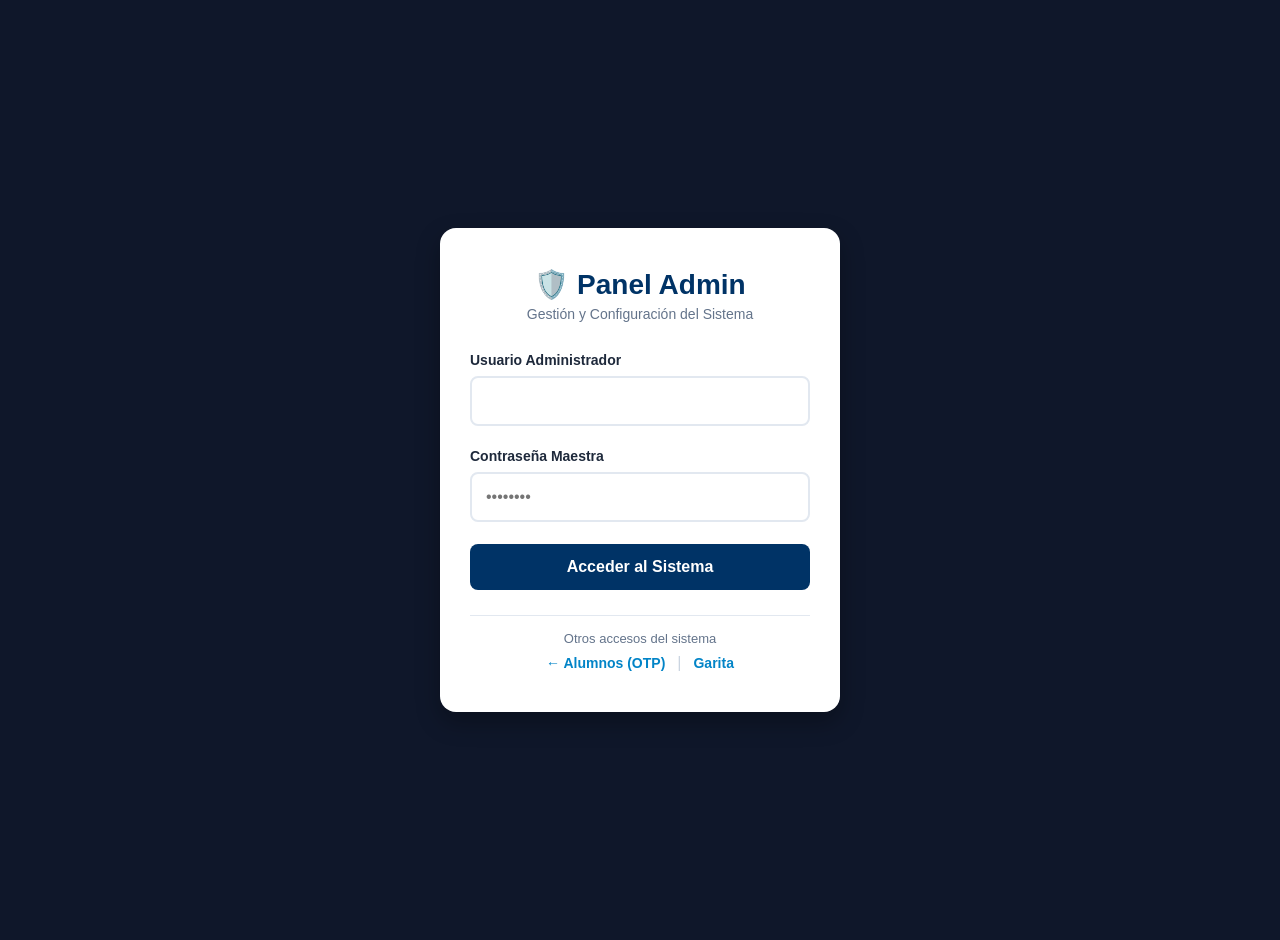
<file: admin.html>
<!DOCTYPE html>
<html lang="es">
<head>
    <meta charset="UTF-8">
    <meta name="viewport" content="width=device-width, initial-scale=1.0">
    <title>Panel Administrador - ParkingU</title>
    <link rel="stylesheet" href="css/admin.css">
</head>
<body>
    <header class="top-nav">
        <div class="logo">ParkingU <span class="badge-role">ADMIN</span></div>
        <div class="user-profile">
            <span class="avatar" id="avatarAdmin">AD</span>
            <span class="user-name" id="adminNameLabel">Administrador</span>
            <button id="btnCerrarSesion" class="btn-logout">Salir</button>
        </div>
    </header>

    <div class="layout-container">
        <aside class="sidebar">
            <div class="sidebar-group">GESTIÓN</div>
            <nav>
                <a href="#seccion-dashboard" class="nav-item active" data-tab="seccion-dashboard">Dashboard (Aforo)</a>
                <a href="#seccion-padron" class="nav-item" data-tab="seccion-padron">Padrón CSV</a>
                <a href="#seccion-garitas" class="nav-item" data-tab="seccion-garitas">Cuentas Garita</a>
            </nav>
        </aside>

        <main class="main-content">
            <h1 class="welcome-title" id="tituloVistaAdmin">Panel General de Aforo y Capacidad</h1>

            <!-- SECCIÓN 1: DASHBOARD DE AFORO POR CANTIDAD -->
            <section id="seccion-dashboard" class="admin-section">
                <div class="cards-grid">
                    <div class="card">
                        <span class="card-label">Aforo Mensual Configurado</span>
                        <div class="card-metric" id="kpiCapacidadMensual">--</div>
                        <span class="card-badge badge-blue" id="kpiMesVigente">Mes vigente</span>
                    </div>
                    <div class="card">
                        <span class="card-label">Ocupados en Planta</span>
                        <div class="card-metric" id="kpiOcupados">--</div>
                        <span class="card-badge badge-red">Vehículos dentro</span>
                    </div>
                    <div class="card">
                        <span class="card-label">Reservas Esperadas Hoy</span>
                        <div class="card-metric" id="kpiReservasHoy">--</div>
                        <span class="card-badge badge-amber">Pendientes de ingreso</span>
                    </div>
                    <div class="card">
                        <span class="card-label">Bloqueados por Garita Hoy</span>
                        <div class="card-metric" id="kpiBloqueadosHoy">--</div>
                        <span class="card-badge badge-gray" id="kpiMotivoBloqueo">Sin bloqueos</span>
                    </div>
                    <div class="card">
                        <span class="card-label">Disponibles Reales Hoy</span>
                        <div class="card-metric" id="kpiDisponiblesHoy">--</div>
                        <span class="card-badge badge-green">Cupos libres</span>
                    </div>
                    <div class="card">
                        <span class="card-label">Estudiantes Aptos</span>
                        <div class="card-metric" id="kpiEstudiantesAptos">--</div>
                        <span class="card-badge badge-blue">Padrón activo</span>
                    </div>
                </div>

                <!-- GRÁFICO VISUAL DE AFORO POR CANTIDAD -->
                <div class="section-card">
                    <div class="section-header-row">
                        <div>
                            <h2 class="section-title">Distribución del Aforo del Día</h2>
                            <p class="section-desc" id="subtituloAforoFecha">Proporción de ocupación y reservas respecto al límite mensual.</p>
                        </div>
                        <div class="aforo-porcentaje-pill" id="pillPorcentajeUso">0% comprometido</div>
                    </div>

                    <div class="aforo-bar-container" role="img" aria-label="Gráfico de distribución de aforo diario">
                        <div class="aforo-segment seg-ocupados" id="barOcupados" style="width: 0%" title="Ocupados en planta"></div>
                        <div class="aforo-segment seg-reservados" id="barReservados" style="width: 0%" title="Reservas esperadas hoy"></div>
                        <div class="aforo-segment seg-bloqueados" id="barBloqueados" style="width: 0%" title="Bloqueados por Garita"></div>
                        <div class="aforo-segment seg-disponibles" id="barDisponibles" style="width: 100%" title="Disponibles reales"></div>
                    </div>

                    <div class="aforo-legend">
                        <div class="legend-item"><span class="dot seg-ocupados"></span> Ocupados ahora (<strong id="legOcupados">0</strong>)</div>
                        <div class="legend-item"><span class="dot seg-reservados"></span> Reservas esperadas hoy (<strong id="legReservados">0</strong>)</div>
                        <div class="legend-item"><span class="dot seg-bloqueados"></span> Bloqueados Garita (<strong id="legBloqueados">0</strong>)</div>
                        <div class="legend-item"><span class="dot seg-disponibles"></span> Disponibles (<strong id="legDisponibles">0</strong>)</div>
                    </div>
                </div>

                <!-- CONFIGURACIÓN DE AFORO MENSUAL -->
                <div class="section-card">
                    <h2 class="section-title">Configurar Capacidad de Aforo Mensual</h2>
                    <p class="section-desc">Define el número total de espacios habilitados para el mes en curso. Las variaciones diarias por contingencia las gestiona Garita.</p>

                    <div id="alertaAforo" class="alert hidden"></div>

                    <form id="formConfigurarAforo" class="form-grid">
                        <div class="form-group">
                            <label for="inputMesAforo">Mes / Periodo</label>
                            <input type="month" id="inputMesAforo" name="mesAnio" required>
                        </div>
                        <div class="form-group">
                            <label for="inputCapacidadMensual">Capacidad Total de Espacios</label>
                            <input type="number" id="inputCapacidadMensual" name="capacidadMensual" min="1" max="1000" required>
                        </div>
                        <div class="form-group form-action">
                            <button type="submit" id="btnGuardarAforo" class="btn-primary">Actualizar Aforo Mensual</button>
                        </div>
                    </form>
                </div>
            </section>

            <!-- SECCIÓN 2: CARGA MASIVA CSV -->
            <section id="seccion-padron" class="admin-section hidden">
                <div class="section-card">
                    <h2 class="section-title">Carga Masiva de Padrón Estudiantil (.CSV)</h2>
                    <p class="section-desc">Sube el padrón académico del mes para habilitar alumnos activos al día y calcular su prioridad de mérito.</p>

                    <div id="alertaCsv" class="alert hidden"></div>

                    <form id="formCargaCsv" class="form-row">
                        <input type="file" id="inputCsvPadron" name="archivoCsv" accept=".csv" required>
                        <button type="submit" id="btnSubirCsv" class="btn-primary">Procesar Padrón</button>
                    </form>
                </div>

                <div id="resumenCargaCsv" class="cards-grid hidden">
                    <div class="card">
                        <span class="card-label">Total Procesados</span>
                        <div class="card-metric" id="statProcesados">0</div>
                    </div>
                    <div class="card">
                        <span class="card-label">Aptos Habilitados</span>
                        <div class="card-metric" id="statAptos">0</div>
                        <span class="card-badge badge-green">Activos al día</span>
                    </div>
                    <div class="card">
                        <span class="card-label">No Aptos (Deuda/Inactivo)</span>
                        <div class="card-metric" id="statNoAptos">0</div>
                        <span class="card-badge badge-red">Bloqueados</span>
                    </div>
                    <div class="card">
                        <span class="card-label">Quinto Superior (Alta)</span>
                        <div class="card-metric" id="statQuinto">0</div>
                    </div>
                    <div class="card">
                        <span class="card-label">Tercio Superior (Media)</span>
                        <div class="card-metric" id="statTercio">0</div>
                    </div>
                    <div class="card">
                        <span class="card-label">Prioridad Estándar</span>
                        <div class="card-metric" id="statEstandar">0</div>
                    </div>
                </div>
            </section>

            <!-- SECCIÓN 3: GESTIÓN DE CUENTAS DE GARITA -->
            <section id="seccion-garitas" class="admin-section hidden">
                <div class="section-card">
                    <h2 class="section-title">Registrar Nuevo Operador de Garita</h2>
                    <p class="section-desc">Crea credenciales de acceso para el personal de vigilancia en puerta.</p>

                    <div id="alertaGarita" class="alert hidden"></div>

                    <form id="formCrearGarita" class="form-grid" novalidate>
                        <div class="form-group">
                            <label for="garitaNombre">Nombre Completo</label>
                            <input type="text" id="garitaNombre" name="nombreCompleto" autocomplete="off" required>
                        </div>

                        <div class="form-group">
                            <label for="garitaUsername">Usuario</label>
                            <input type="text" id="garitaUsername" name="username" autocomplete="off" required>
                            <small id="hintUsuarioGarita" class="hint-estado">Mínimo 4 caracteres (letras, números o guiones).</small>
                        </div>

                        <div class="form-group form-full">
                            <label for="garitaPassword">Contraseña Segura</label>
                            <div class="password-wrapper">
                                <input type="password" id="garitaPassword" name="password" placeholder="••••••••" autocomplete="new-password" required>
                                <button type="button" id="btnToggleGaritaPass" class="btn-eye" aria-label="Mostrar u ocultar contraseña">👁️</button>
                            </div>

                            <div class="medidor-box">
                                <div class="barra-fuerza-bg"><div id="barraFuerzaGarita" class="barra-fuerza-fill"></div></div>
                                <span id="textoFuerzaGarita" class="texto-fuerza">Nivel de seguridad: Sin ingresar</span>
                            </div>

                            <ul class="checklist-pass">
                                <li id="chkLen" class="invalido">✖ Mínimo 8 caracteres</li>
                                <li id="chkMayus" class="invalido">✖ Al menos 1 letra mayúscula (A-Z)</li>
                                <li id="chkMinus" class="invalido">✖ Al menos 1 letra minúscula (a-z)</li>
                                <li id="chkNum" class="invalido">✖ Al menos 1 número (0-9)</li>
                                <li id="chkSimb" class="invalido">✖ Al menos 1 símbolo especial</li>
                                <li id="chkPersonal" class="invalido">✖ No contiene usuario ni nombre</li>
                            </ul>
                        </div>

                        <div class="form-group form-full">
                            <button type="submit" id="btnCrearGarita" class="btn-primary" disabled>Registrar Operador</button>
                        </div>
                    </form>
                </div>

                <div class="section-card">
                    <h2 class="section-title">Operadores de Garita Activos</h2>
                    <div class="table-wrapper">
                        <table id="tablaOperadoresGarita">
                            <thead>
                                <tr>
                                    <th>ID</th>
                                    <th>Usuario</th>
                                    <th>Nombre Completo</th>
                                    <th>Estado</th>
                                </tr>
                            </thead>
                            <tbody id="tbodyGaritas">
                                <tr><td colspan="4">Cargando operadores...</td></tr>
                            </tbody>
                        </table>
                    </div>
                </div>
            </section>
        </main>
    </div>

    <script src="js/admin.js?v=4"></script>
</body>
</html>
</file>
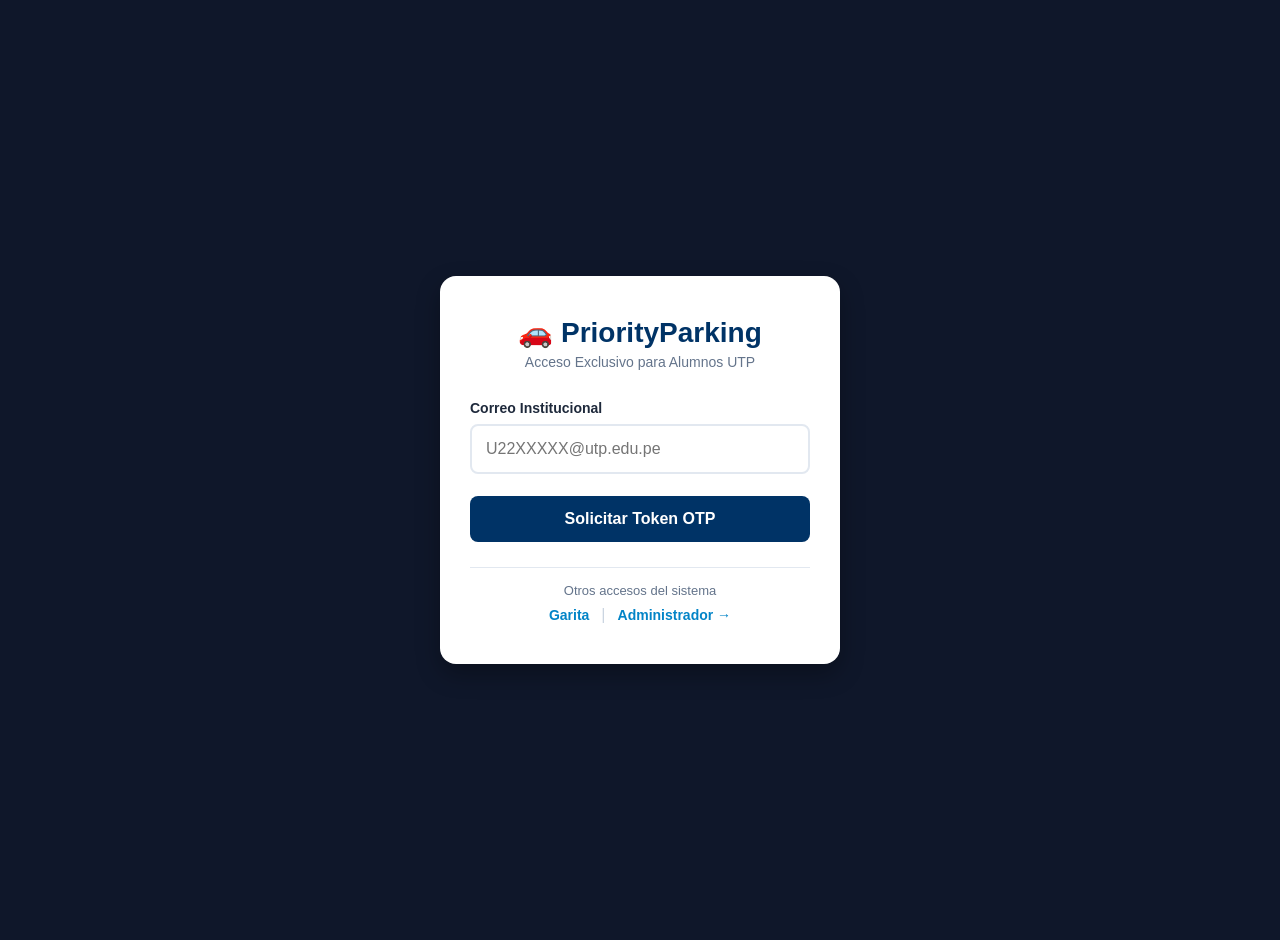
<file: dashboard.html>
﻿<!DOCTYPE html>
<html lang="es">
<head>
    <meta charset="UTF-8">
    <meta name="viewport" content="width=device-width, initial-scale=1.0">
    <title>Dashboard del Estudiante - ParkingU</title>
    <link rel="stylesheet" href="css/dashboard.css?v=2">
</head>
<body>
    <header class="top-nav">
        <div class="logo">ParkingU</div>
        <div class="user-profile">
            <span class="avatar" id="avatarUsuario">ES</span>
            <span class="user-name" id="userNameLabel">Estudiante</span>
            <button id="btnCerrarSesion" type="button" class="btn-logout">Salir</button>
        </div>
    </header>

    <div class="layout-container">
        <aside class="sidebar">
            <nav>
                <a href="dashboard.html" class="nav-item active">Dashboard</a>
                <a href="reserva.html" class="nav-item">Nueva reserva</a>
                <a href="mis-reservas.html" class="nav-item">Mis reservas</a>
                <a href="prioridad.html" class="nav-item">Mi prioridad</a>
                <a href="historial.html" class="nav-item">Historial</a>
            </nav>
        </aside>

        <main class="main-content">
            <h1 class="welcome-title">Hola, <span id="nombreCorto">Estudiante</span></h1>

            <div id="alertaPenalizacion" class="penalty-banner hidden" role="alert">
                <strong>⚠️ Penalización activa en tu cuenta</strong>
                <p id="detallePenalizacion"></p>
            </div>

            <section class="cards-grid">
                <div class="card">
                    <span class="card-label">Nivel de prioridad</span>
                    <div class="card-badge badge-green">Alta</div>
                </div>

                <div class="card">
                    <span class="card-label">Próxima reserva</span>
                    <div class="card-value" id="lblProximaReserva">Sin reservas activas</div>
                    <span class="card-status status-blue" id="lblEstadoReserva">Al día</span>
                </div>

                <div class="card">
                    <span class="card-label">Cupos disponibles hoy</span>
                    <div class="card-metric" id="metricEspacios">--</div>
                </div>
            </section>

            <div class="actions-row">
                <a href="reserva.html" id="btnNuevaReserva" class="btn-primary">Nueva reserva</a>
                <button type="button" class="btn-secondary" id="btnHistorial">Ver historial</button>
            </div>
        </main>
    </div>

    <script src="js/dashboard.js?v=2"></script>
</body>
</html>
</file>
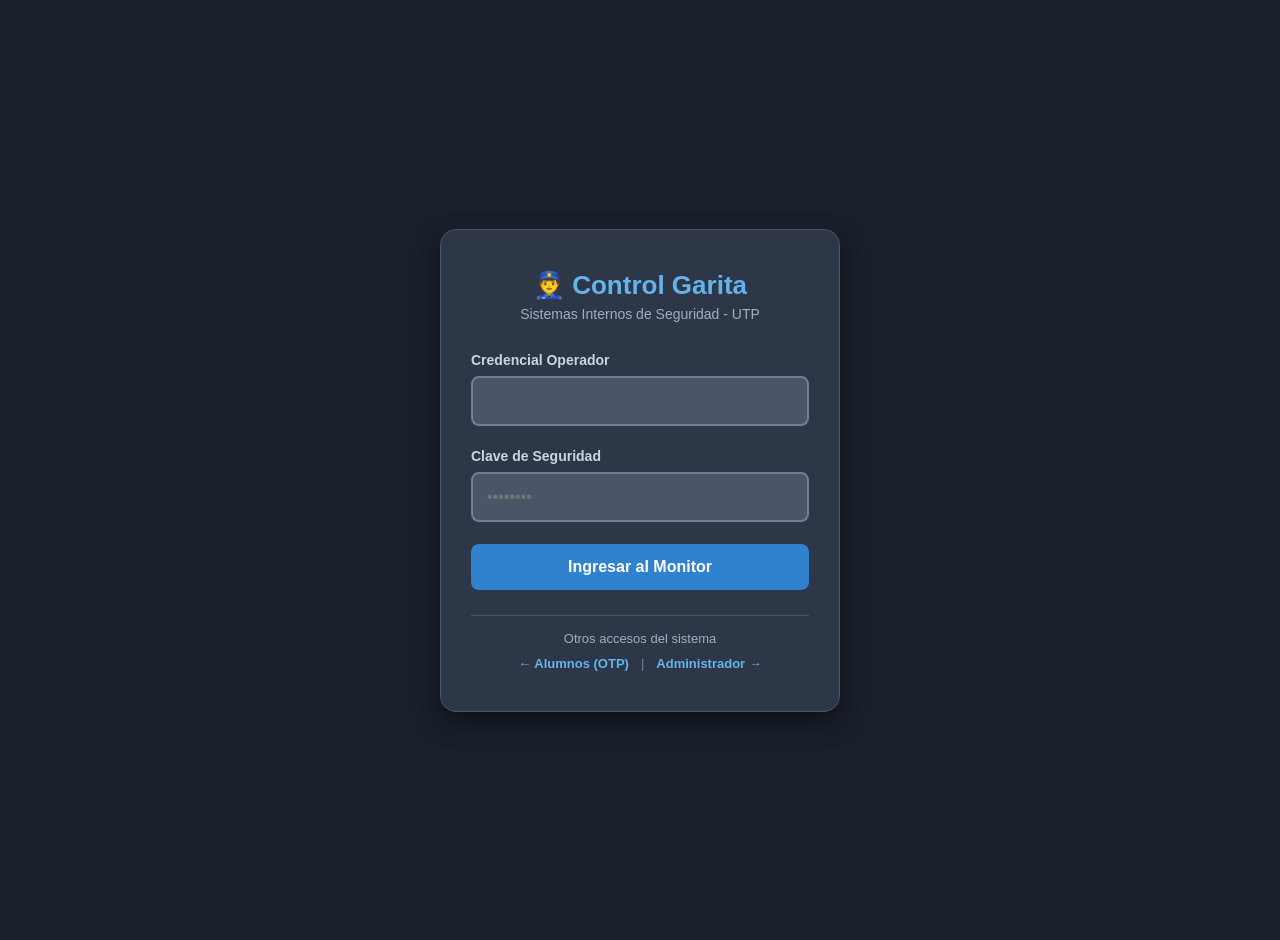
<file: garita.html>
﻿<!DOCTYPE html>
<html lang="es">
<head>
    <meta charset="UTF-8">
    <meta name="viewport" content="width=device-width, initial-scale=1.0">
    <title>Panel de Garita - PriorityParking</title>
    <link rel="stylesheet" href="css/garita.css?v=6">
</head>
<body>
    <div class="container">
        <header class="garita-header">
            <h2>👮 Control de Garita - Sede Lima Centro</h2>
            <div class="header-actions">
                <div class="submenu-container">
                    <button id="btnSubmenuCapacidad" type="button" class="btn-warning btn-sm" aria-expanded="false" aria-controls="menuCapacidadGarita">
                        ⚙️ Ajustar Capacidad <span id="badgeReduccionHeader"></span> ▾
                    </button>
                    <div id="menuCapacidadGarita" class="submenu-dropdown hidden" role="menu">
                        <button id="btnAbrirModalReducir" type="button" class="submenu-item" role="menuitem">
                            ➖ Reducir / Modificar cupos hoy
                        </button>
                        <button id="btnLiberarCuposRapido" type="button" class="submenu-item submenu-item-liberar" role="menuitem">
                            🔓 Liberar cupos bloqueados
                        </button>
                    </div>
                </div>
                <button id="btnCerrarSesion" type="button" class="btn-logout">Cerrar Sesión</button>
            </div>
        </header>

        <div id="globalAlert" class="alert hidden"></div>

        <!-- RESUMEN DE AFORO EN TIEMPO REAL -->
        <section class="kpi-row" aria-label="Indicadores de aforo">
            <div class="kpi-box">
                <span class="kpi-title">Aforo Mensual</span>
                <strong class="kpi-val" id="garitaCapacidad">--</strong>
            </div>
            <div class="kpi-box kpi-red">
                <span class="kpi-title">Ocupados Planta</span>
                <strong class="kpi-val" id="garitaOcupados">--</strong>
            </div>
            <div class="kpi-box kpi-amber">
                <span class="kpi-title">Esperados Hoy</span>
                <strong class="kpi-val" id="garitaEsperados">--</strong>
            </div>
            <div class="kpi-box kpi-gray">
                <span class="kpi-title">Restados por Garita</span>
                <strong class="kpi-val" id="garitaBloqueados">--</strong>
            </div>
            <div class="kpi-box kpi-green">
                <span class="kpi-title">Disponibles Hoy</span>
                <strong class="kpi-val" id="garitaDisponibles">--</strong>
            </div>
        </section>

        <!-- PANEL PRINCIPAL: VALIDACIÓN EN PUERTA -->
        <section class="panel-box panel-principal">
            <h3>🛂 Control de Acceso en Puerta</h3>
            <p class="panel-sub">Escribe el código del alumno (sin @utp.edu.pe), pega el texto del QR o escanea con cámara para validar su ingreso (20 min de tolerancia) o registrar su salida.</p>
            <div class="form-group">
                <label for="codigo_alumno">Código de Alumno (sin @utp.edu.pe) o Lectura QR</label>
                <div class="input-qr-row">
                    <input type="text" id="codigo_alumno" autocomplete="off">
                    <button id="btnToggleCamaraQr" type="button" class="btn-secondary btn-qr">📷 Escanear QR</button>
                </div>
            </div>

            <div id="lectorQrBox" class="lector-qr-box hidden">
                <video id="videoQr" class="video-qr" playsinline muted></video>
                <div class="lector-qr-footer">
                    <span id="estadoCamaraQr" class="estado-camara">Apunta la cámara al código QR de la reserva...</span>
                    <button id="btnDetenerCamaraQr" type="button" class="btn-logout btn-sm">Detener cámara</button>
                </div>
            </div>

            <div class="acciones-puerta">
                <button id="btnRegistrarIngreso" type="button" class="btn-ingreso">
                    ✅ Validar e Ingresar (+1 Ocupado)
                </button>
                <button id="btnRegistrarSalidaRapida" type="button" class="btn-salida-rapida">
                    🚗 Registrar Salida (-1 Ocupado)
                </button>
            </div>
        </section>

        <!-- MONITOR DIARIO DE RESERVAS Y VEHÍCULOS -->
        <section aria-label="Vehículos en planta y reservas de hoy">
            <div class="monitor-header">
                <h3>📋 Vehículos en Planta y Reservas de Hoy</h3>
                <button id="btnRefrescarMonitor" type="button" class="btn-secondary btn-sm">🔄 Refrescar</button>
            </div>
            <div id="monitorLista" class="lista-operativa"></div>
        </section>
    </div>

    <!-- MODAL: REDUCIR / MODIFICAR CAPACIDAD DISPONIBLE -->
    <div id="modalBloqueoDia" class="modal-overlay hidden" role="dialog" aria-modal="true" aria-labelledby="tituloModalBloqueo">
        <div class="modal-box">
            <div class="modal-header">
                <h3 id="tituloModalBloqueo">⚙️ Reducir o Modificar Cupos Hoy</h3>
                <button id="btnCerrarModalBloqueo" type="button" class="btn-close-modal" aria-label="Cerrar">✖</button>
            </div>
            <p class="modal-desc">Indica cuántos cupos se restan del aforo mensual programado desde este momento por algún motivo operativo, o pon 0 para liberarlos.</p>

            <div class="form-group">
                <label for="cupos_bloqueados">Cantidad de cupos a restar del aforo</label>
                <input type="number" id="cupos_bloqueados" min="0" max="500">
            </div>
            <div class="form-group">
                <label for="motivo_bloqueo">Motivo (evento, mantenimiento, etc.)</label>
                <input type="text" id="motivo_bloqueo" autocomplete="off">
            </div>

            <div class="modal-footer">
                <button id="btnCancelarModalBloqueo" type="button" class="btn-secondary">Cancelar</button>
                <button id="btnGuardarBloqueo" type="button" class="btn-warning">Guardar Ajuste</button>
            </div>
        </div>
    </div>

    <script src="js/garita.js?v=6"></script>
</body>
</html>
</file>
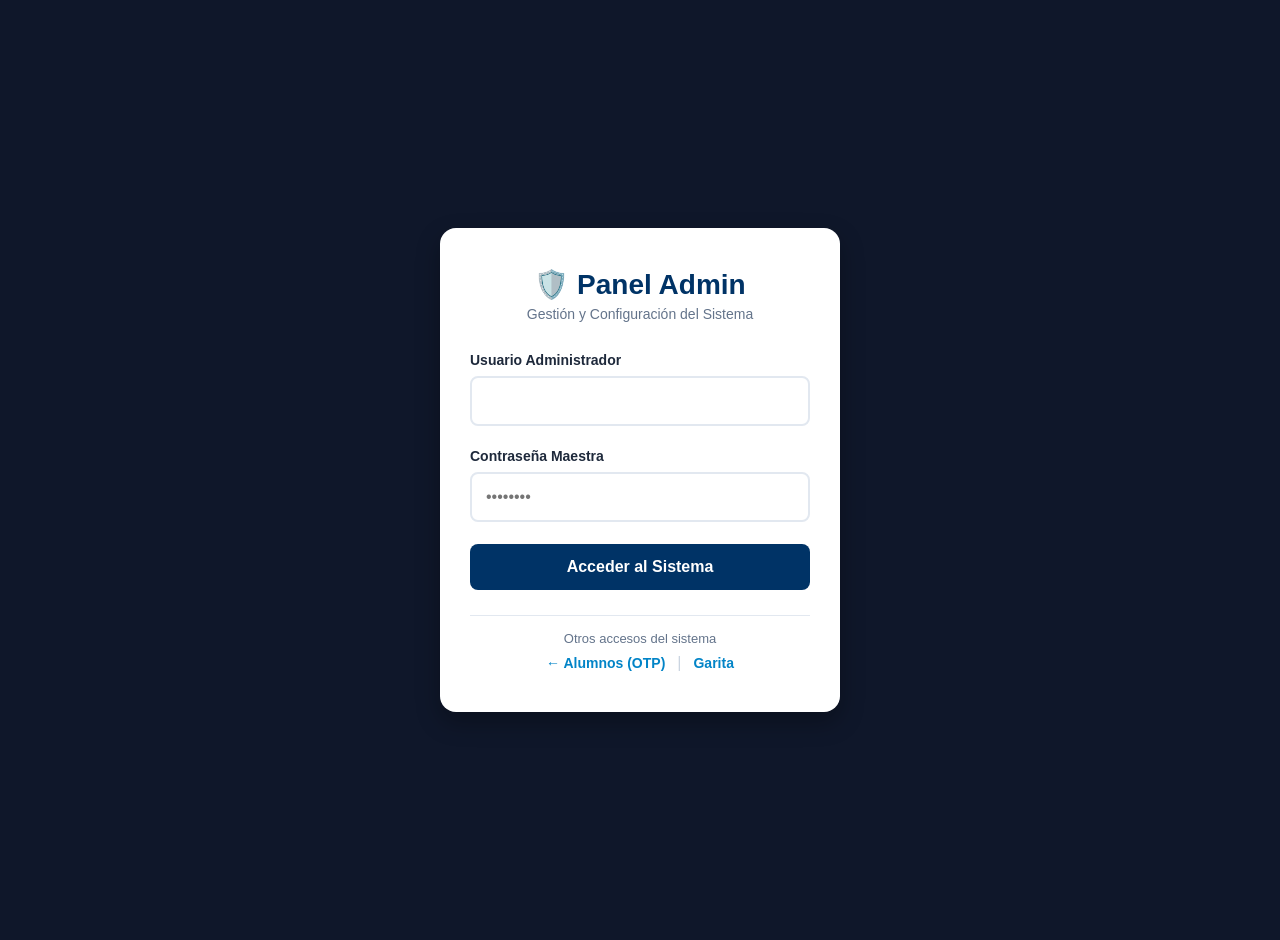
<file: login-admin.html>
﻿<!DOCTYPE html>
<html lang="es">
<head>
    <meta charset="UTF-8">
    <meta name="viewport" content="width=device-width, initial-scale=1.0">
    <title>PriorityParking - Acceso Administrador</title>
    <link rel="stylesheet" href="css/login.css">
</head>
<body>

    <div class="login-card">
        <div class="logo-title">🛡️ Panel Admin</div>
        <div class="subtitle">Gestión y Configuración del Sistema</div>
        
        <div id="alertBox" class="alert hidden"></div>

        <form id="formAdminLogin">
            <div class="form-group">
                <label for="adminUsuario">Usuario Administrador</label>
                <input type="text" id="adminUsuario">
            </div>
            <div class="form-group">
                <label for="adminPassword">Contraseña Maestra</label>
                <input type="password" id="adminPassword" placeholder="••••••••" required>
            </div>
            <button id="btnIngresarAdmin" type="submit">Acceder al Sistema</button>
        </form>

        <div class="switch-login">
            <p>Otros accesos del sistema</p>
            <div style="display: flex; justify-content: center; align-items: center; gap: 12px; margin-top: 5px;">
                <a href="login.html" id="link-login-alumnos">&larr; Alumnos (OTP)</a>
                <span style="color: #cbd5e1;">|</span>
                <a href="login-garita.html" id="link-login-garita">Garita</a>
            </div>
        </div>
    </div>

    <script src="js/login-admin.js"></script>
</body>
</html>
</file>
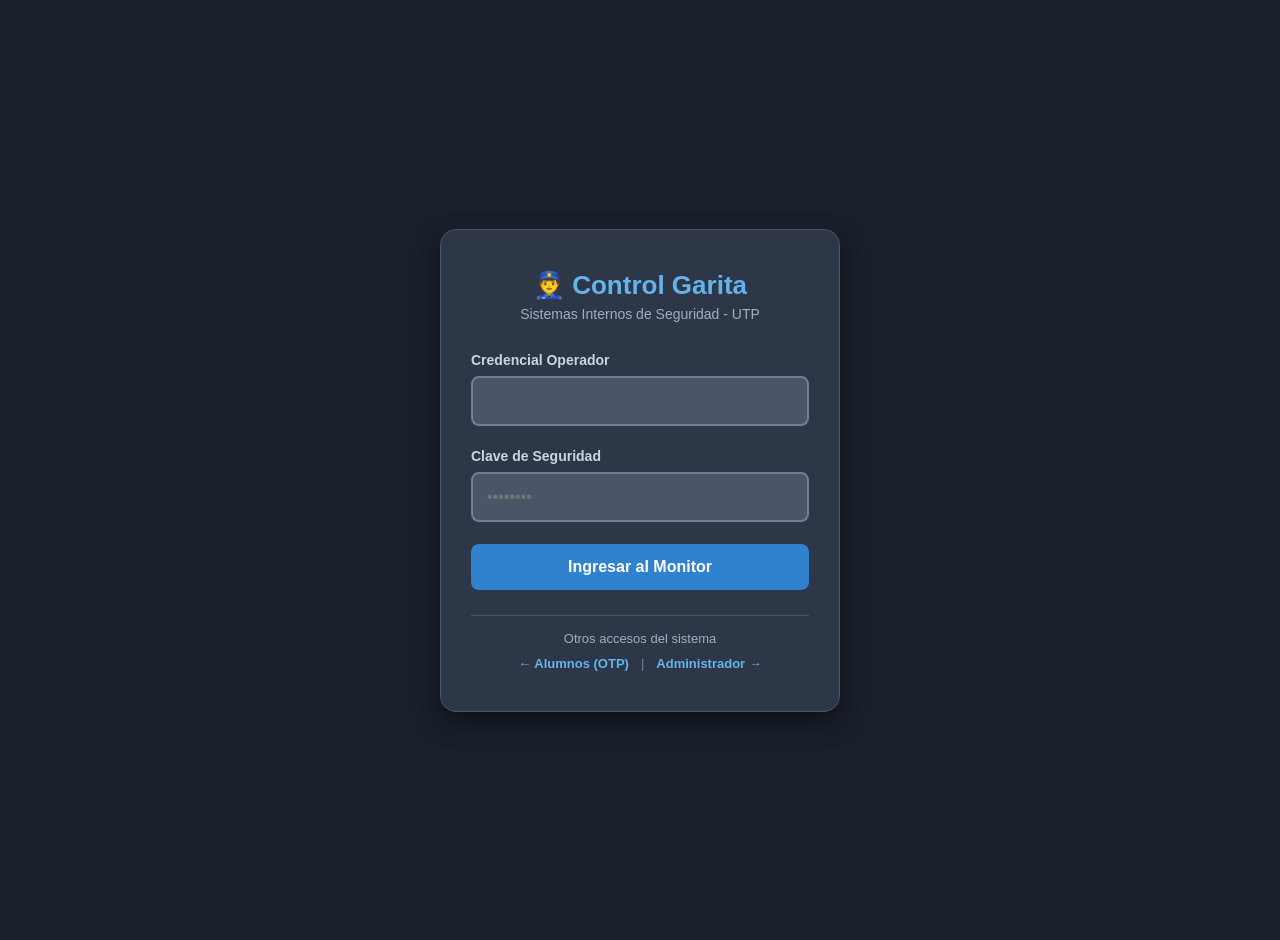
<file: login-garita.html>
﻿<!DOCTYPE html>
<html lang="es">
<head>
    <meta charset="UTF-8">
    <meta name="viewport" content="width=device-width, initial-scale=1.0">
    <title>PriorityParking - Acceso Garita</title>
    <link rel="stylesheet" href="css/login-garita.css">
</head>
<body>

    <div class="login-card">
        <div class="logo-title">👮 Control Garita</div>
        <div class="subtitle">Sistemas Internos de Seguridad - UTP</div>
        
        <div id="alertBox" class="alert hidden"></div>

        <div class="form-group">
            <label for="usuario">Credencial Operador</label>
            <input type="text" id="usuario">
        </div>
        <div class="form-group">
            <label for="password">Clave de Seguridad</label>
            <input type="password" id="password" placeholder="••••••••">
        </div>
        <button id="btnIngresarGarita" type="button">Ingresar al Monitor</button>

        <div class="switch-login">
            <p>Otros accesos del sistema</p>
            <div class="switch-links">
                <a href="login.html" id="link-login-alumnos">&larr; Alumnos (OTP)</a>
                <span class="divider">|</span>
                <a href="login-admin.html" id="link-login-admin">Administrador &rarr;</a>
            </div>
        </div>
    </div>

    <script src="js/login-garita.js"></script>
</body>
</html>
</file>
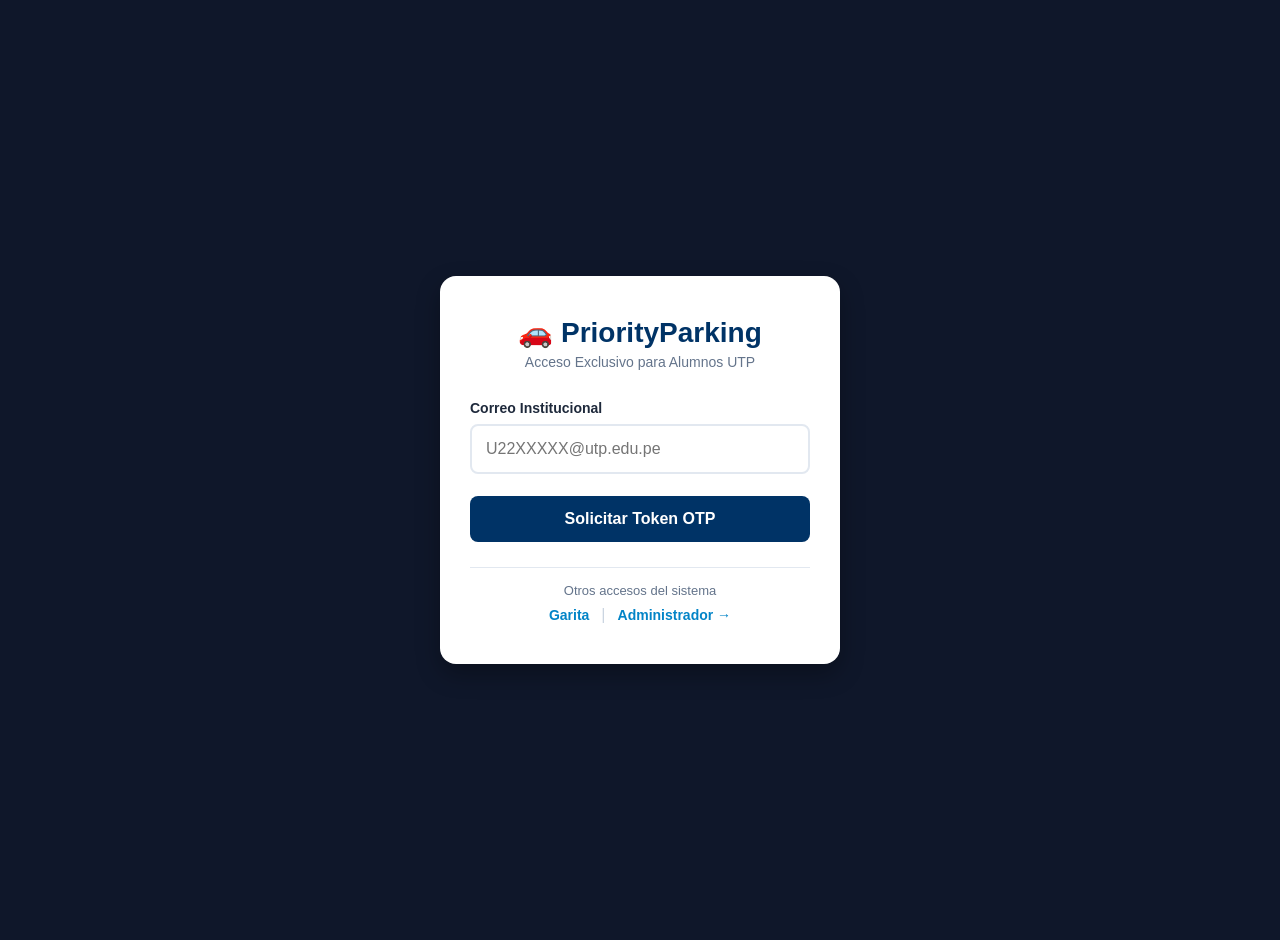
<file: login.html>
﻿<!DOCTYPE html>
<html lang="es">
<head>
    <meta charset="UTF-8">
    <meta name="viewport" content="width=device-width, initial-scale=1.0">
    <title>PriorityParking - Login Alumnos</title>
    <link rel="stylesheet" href="css/login.css">
</head>
<body>

    <div class="login-card">
        <div class="logo-title">🚗 PriorityParking</div>
        <div class="subtitle">Acceso Exclusivo para Alumnos UTP</div>
        
        <div id="alertBox" class="alert hidden"></div>

        <div id="groupEmail">
            <div class="form-group">
                <label for="correo">Correo Institucional</label>
                <input type="email" id="correo" placeholder="U22XXXXX@utp.edu.pe">
            </div>
            <button id="btnSolicitarOtp" type="button">Solicitar Token OTP</button>
        </div>

        <div id="groupOtp" class="hidden">
            <div class="form-group">
                <label for="otp">Código de Verificación (6 dígitos)</label>
                <input type="text" id="otp" class="input-otp" placeholder="Ej: 543210" maxlength="6">
            </div>
            <button id="btnVerificarOtp" type="button" class="btn-validar">Validar Código e Ingresar</button>
            <button id="btnVolverEmail" type="button" class="btn-secundario">Cambiar Correo</button>
        </div>

        <div class="switch-login">
            <p>Otros accesos del sistema</p>
            <div style="display: flex; justify-content: center; align-items: center; gap: 12px; margin-top: 5px;">
                <a href="login-garita.html" id="link-login-garita">Garita</a>
                <span style="color: #cbd5e1;">|</span>
                <a href="login-admin.html" id="link-login-admin">Administrador &rarr;</a>
            </div>
        </div>
    </div>

    <script src="js/login.js"></script>
</body>
</html>
</file>
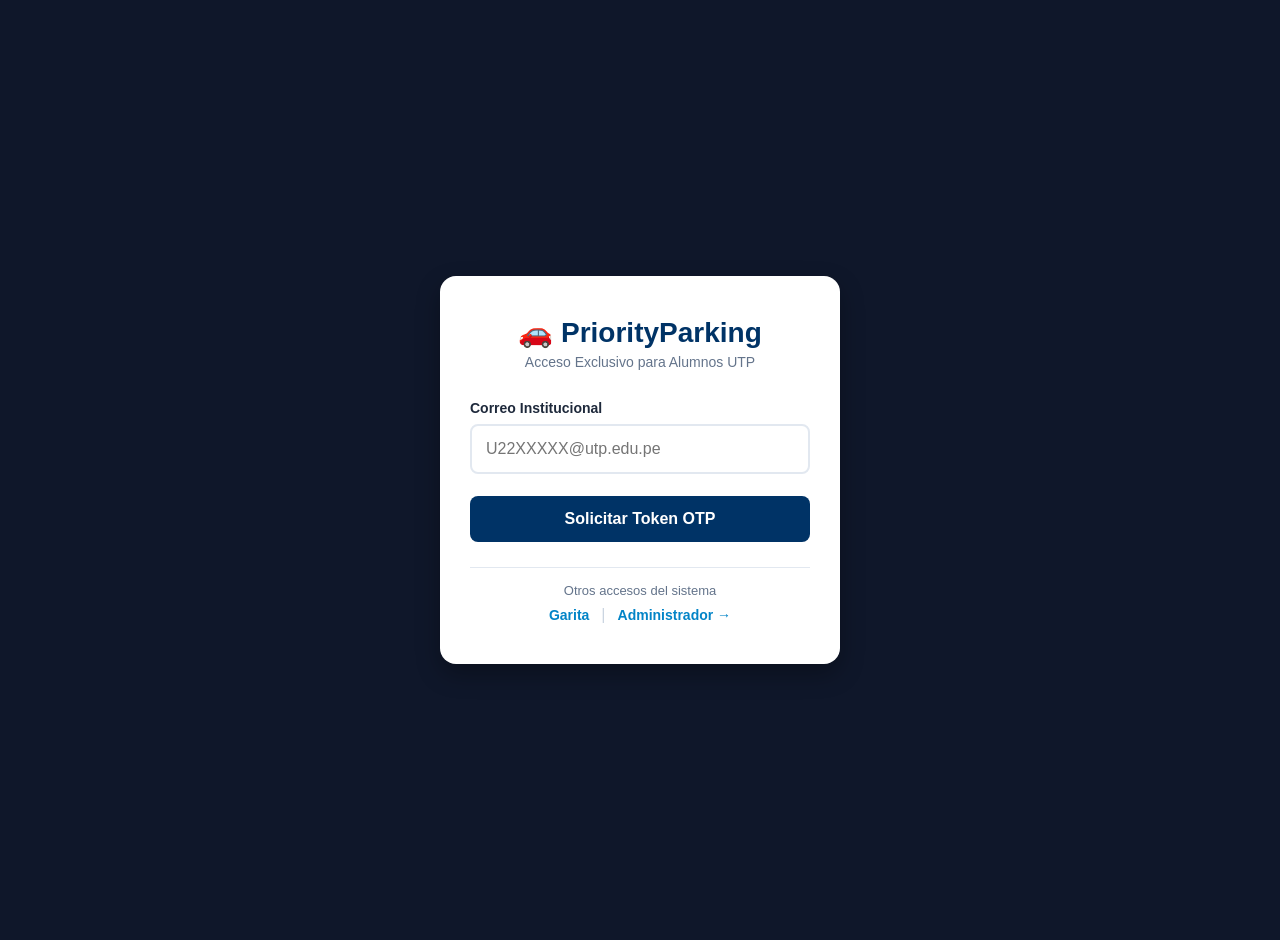
<file: reserva.html>
﻿<!DOCTYPE html>
<html lang="es">
<head>
    <meta charset="UTF-8">
    <meta name="viewport" content="width=device-width, initial-scale=1.0">
    <title>PriorityParking - Reserva de Estacionamiento</title>
    <link rel="stylesheet" href="css/reserva.css?v=3">
</head>
<body>
    <div class="top-back">
        <a href="dashboard.html" class="btn-back">&larr; Volver al Dashboard</a>
    </div>

    <div class="container">
        <div class="header">
            <h2>🚗 Reserva de Estacionamiento</h2>
            <button id="btnLogout" class="btn-logout" type="button">Cerrar Sesión</button>
        </div>

        <p class="session-line">Estudiante: <span id="displayCodigo" class="user-session-text"></span></p>

        <div class="aforo-card">
            <div class="aforo-stats-two">
                <div class="stat-item">
                    <span class="stat-label">Ocupados / Reservados</span>
                    <strong class="stat-num text-amber" id="resUsados">--</strong>
                </div>
                <div class="stat-item">
                    <span class="stat-label">Disponibles</span>
                    <strong class="stat-num text-green" id="resDisponibles">--</strong>
                </div>
            </div>
        </div>

        <div class="control-panel">
            <div>
                <label for="fechaLlegada" class="input-label">📅 Fecha de Reserva</label>
                <input type="date" id="fechaLlegada" class="input-field">
            </div>

            <div>
                <label for="horaLlegada" class="input-label">⏰ Hora de Llegada (solo hora en punto)</label>
                <select id="horaLlegada" class="input-field">
                    <option value="07:00">07:00 AM</option>
                    <option value="08:00">08:00 AM</option>
                    <option value="09:00">09:00 AM</option>
                    <option value="10:00">10:00 AM</option>
                    <option value="11:00">11:00 AM</option>
                    <option value="12:00">12:00 PM</option>
                    <option value="13:00">01:00 PM</option>
                    <option value="14:00">02:00 PM</option>
                    <option value="15:00">03:00 PM</option>
                    <option value="16:00">04:00 PM</option>
                    <option value="17:00">05:00 PM</option>
                    <option value="18:00">06:00 PM</option>
                    <option value="19:00">07:00 PM</option>
                    <option value="20:00">08:00 PM</option>
                    <option value="21:00">09:00 PM</option>
                </select>
            </div>

            <div class="actions-stack">
                <button id="btnConfirmarCupo" class="btn-confirm" type="button">
                    ✅ Reservar Cupo
                </button>
                <button id="btnAbrirModalCancelar" class="btn-cancel" type="button">
                    ❌ Cancelar mi Reserva
                </button>
            </div>
        </div>

        <div id="panelAlert" class="alert hidden"></div>
    </div>

    <!-- MODAL DE CONFIRMACIÓN CON QR -->
    <div id="modal-confirmacion-qr" class="modal-overlay">
        <div class="modal-content">
            <h3 class="modal-header-text">¡Reserva Confirmada!</h3>
            <p>Presenta este código QR en garita al ingresar:</p>

            <div style="margin: 15px 0;">
                <img id="qr-reserva-img" class="qr-image" src="" alt="Código QR de Reserva" />
            </div>

            <div class="modal-details">
                <p><strong>Sede:</strong> <span id="qr-plaza-id">Sede Lima Centro</span></p>
                <p><strong>Fecha y Hora:</strong> <span id="qr-fecha"></span></p>
                <p><strong>Estado:</strong> <span id="qr-estado" class="status-badge">PENDIENTE</span></p>
            </div>

            <button id="btn-cerrar-qr" type="button" class="btn-modal-close">Aceptar</button>
        </div>
    </div>

    <!-- MODAL PARA VER DETALLE Y CANCELAR RESERVA -->
    <div id="modal-cancelar-reserva" class="modal-overlay">
        <div class="modal-content">
            <h3 class="modal-header-danger">Cancelar Reserva</h3>
            <p class="modal-sub">Revisa el detalle de tu reserva activa antes de anularla:</p>

            <div id="detalle-reserva-cancelar" class="modal-details">
                <p><strong>Código:</strong> <span id="cancel-codigo">--</span></p>
                <p><strong>Fecha:</strong> <span id="cancel-fecha">--</span></p>
                <p><strong>Hora de llegada:</strong> <span id="cancel-hora">--</span></p>
                <p><strong>Estado:</strong> <span id="cancel-estado" class="status-badge">--</span></p>
            </div>

            <div class="modal-actions-row">
                <button id="btn-volver-modal" type="button" class="btn-modal-secondary">Volver</button>
                <button id="btn-confirmar-cancelacion" type="button" class="btn-modal-danger">Sí, Cancelar Reserva</button>
            </div>
        </div>
    </div>

    <script src="js/reserva.js?v=4"></script>
</body>
</html>
</file>
<file: css/admin.css>
* {
    box-sizing: border-box;
    margin: 0;
    padding: 0;
    font-family: -apple-system, BlinkMacSystemFont, "Segoe UI", Roboto, Helvetica, Arial, sans-serif;
}

body {
    background-color: #f1f5f9;
    color: #1e293b;
    min-height: 100vh;
    display: flex;
    flex-direction: column;
    align-items: center;
    padding-bottom: 2rem;
}

/* Barra superior contenida igual que dashboard.css */
.top-nav {
    width: 100%;
    max-width: 960px;
    display: flex;
    justify-content: space-between;
    align-items: center;
    padding: 1rem 1.5rem;
    background: #ffffff;
    border-bottom: 1px solid #e2e8f0;
    border-radius: 12px 12px 0 0;
    margin-top: 2rem;
    box-shadow: 0 4px 6px -1px rgba(0, 0, 0, 0.05);
}

.logo {
    font-weight: 700;
    font-size: 1.25rem;
    color: #0f172a;
    display: flex;
    align-items: center;
    gap: 0.5rem;
}

.badge-role {
    background-color: #e0e7ff;
    color: #1e3a8a;
    font-size: 0.7rem;
    padding: 0.15rem 0.5rem;
    border-radius: 4px;
    font-weight: 700;
}

.user-profile {
    display: flex;
    align-items: center;
    gap: 0.75rem;
}

.avatar {
    background-color: #dbeafe;
    color: #1d4ed8;
    font-weight: 600;
    width: 34px;
    height: 34px;
    border-radius: 50%;
    display: flex;
    align-items: center;
    justify-content: center;
    font-size: 0.85rem;
}

.user-name {
    font-size: 0.9rem;
    font-weight: 600;
    color: #334155;
}

.btn-logout {
    background: none;
    border: none;
    color: #ef4444;
    cursor: pointer;
    font-size: 0.85rem;
    font-weight: 600;
    margin-left: 0.5rem;
}

/* Contenedor principal */
.layout-container {
    width: 100%;
    max-width: 960px;
    background: #ffffff;
    display: flex;
    border-radius: 0 0 12px 12px;
    box-shadow: 0 10px 15px -3px rgba(0, 0, 0, 0.07);
    border: 1px solid #e2e8f0;
    border-top: none;
    min-height: 480px;
}

.sidebar {
    width: 190px;
    background: #ffffff;
    border-right: 1px solid #f1f5f9;
    padding: 1.5rem 0;
}

.sidebar nav {
    display: flex;
    flex-direction: column;
}

.nav-item {
    padding: 0.75rem 1.25rem;
    text-decoration: none;
    color: #64748b;
    font-size: 0.88rem;
    font-weight: 500;
    transition: all 0.2s;
}

.nav-item:hover, .nav-item.active {
    background-color: #eff6ff;
    color: #1d4ed8;
    border-left: 3px solid #1d4ed8;
}

.main-content {
    flex: 1;
    padding: 2rem;
}

.welcome-title {
    font-size: 1.4rem;
    font-weight: 600;
    margin-bottom: 1.5rem;
    color: #0f172a;
}

/* Tarjetas de sección y formularios */
.section-card {
    background: #ffffff;
    border: 1px solid #e2e8f0;
    border-radius: 8px;
    padding: 1.5rem;
    margin-bottom: 1.5rem;
}

.section-title {
    font-size: 1.05rem;
    font-weight: 600;
    color: #0f172a;
    margin-bottom: 0.35rem;
}

.section-desc {
    font-size: 0.85rem;
    color: #64748b;
    margin-bottom: 1.25rem;
}

.form-row {
    display: flex;
    gap: 1rem;
    align-items: center;
    flex-wrap: wrap;
}

.form-grid {
    display: grid;
    grid-template-columns: repeat(2, 1fr);
    gap: 1rem;
}

.form-group label {
    display: block;
    font-size: 0.82rem;
    font-weight: 600;
    color: #334155;
    margin-bottom: 0.4rem;
}

input[type="text"], input[type="password"], input[type="file"], input[type="month"], input[type="number"] {
    width: 100%;
    padding: 0.65rem 0.85rem;
    border: 1px solid #cbd5e1;
    border-radius: 6px;
    font-size: 0.9rem;
    color: #1e293b;
    background: #ffffff;
}

input[type="file"] {
    flex: 1;
    min-width: 240px;
}

input:focus {
    outline: none;
    border-color: #1d4ed8;
}

.form-action {
    display: flex;
    align-items: flex-end;
}

.btn-primary {
    background-color: #1e3a8a;
    color: #ffffff;
    border: none;
    border-radius: 6px;
    padding: 0.72rem 1.25rem;
    font-size: 0.9rem;
    font-weight: 600;
    cursor: pointer;
    transition: background-color 0.2s;
}

.btn-primary:hover {
    background-color: #172554;
}

/* Grilla de métricas */
.cards-grid {
    display: grid;
    grid-template-columns: repeat(3, 1fr);
    gap: 1rem;
}

.card {
    background: #ffffff;
    border: 1px solid #e2e8f0;
    border-radius: 8px;
    padding: 1.25rem;
    display: flex;
    flex-direction: column;
    justify-content: space-between;
    min-height: 105px;
}

.card-label {
    font-size: 0.8rem;
    color: #64748b;
    margin-bottom: 0.4rem;
}

.card-metric {
    font-size: 1.85rem;
    font-weight: 700;
    color: #0f172a;
}

.card-badge {
    align-self: flex-start;
    padding: 0.2rem 0.5rem;
    border-radius: 4px;
    font-size: 0.75rem;
    font-weight: 600;
    margin-top: 0.4rem;
}

.badge-green {
    background: #dcfce7;
    color: #15803d;
}

.badge-red {
    background: #fee2e2;
    color: #b91c1c;
}

/* Alertas iguales a login.css */
.alert {
    padding: 0.75rem 1rem;
    margin-bottom: 1rem;
    border-radius: 6px;
    font-weight: 600;
    font-size: 0.85rem;
    border: 1px solid;
}

.error {
    background: #fde8e8;
    color: #e53e3e;
    border-color: #f8b4b4;
}

.success {
    background: #def7ec;
    color: #03543f;
    border-color: #bcf0da;
}

.hidden {
    display: none !important;
}

/* Tabla limpia */
.table-wrapper {
    overflow-x: auto;
    margin-top: 0.75rem;
}

table {
    width: 100%;
    border-collapse: collapse;
}

th, td {
    text-align: left;
    padding: 0.75rem;
    border-bottom: 1px solid #e2e8f0;
    font-size: 0.88rem;
}

th {
    background-color: #f8fafc;
    color: #475569;
    font-weight: 600;
}

@media (max-width: 768px) {
    .top-nav, .layout-container {
        max-width: 95%;
        margin-top: 1rem;
    }
    .layout-container {
        flex-direction: column;
    }
    .sidebar {
        width: 100%;
        border-right: none;
        border-bottom: 1px solid #e2e8f0;
    }
    .cards-grid, .form-grid {
        grid-template-columns: 1fr;
    }
}

.sidebar-group {
    font-size: 0.72rem;
    font-weight: 700;
    letter-spacing: 0.06em;
    color: #94a3b8;
    padding: 0.75rem 1.25rem 0.35rem;
}

.section-header-row {
    display: flex;
    justify-content: space-between;
    align-items: flex-start;
    gap: 1rem;
    flex-wrap: wrap;
    margin-bottom: 1.25rem;
}

.aforo-porcentaje-pill {
    background: #eff6ff;
    color: #1d4ed8;
    border: 1px solid #bfdbfe;
    padding: 0.4rem 0.85rem;
    border-radius: 999px;
    font-weight: 700;
    font-size: 0.85rem;
}

.aforo-bar-container {
    display: flex;
    width: 100%;
    height: 32px;
    background: #e2e8f0;
    border-radius: 8px;
    overflow: hidden;
    margin-bottom: 1rem;
    border: 1px solid #cbd5e1;
}

.aforo-segment {
    height: 100%;
    transition: width 0.4s ease;
}

.seg-ocupados { background-color: #dc2626; }
.seg-reservados { background-color: #f59e0b; }
.seg-bloqueados { background-color: #64748b; }
.seg-disponibles { background-color: #16a34a; }

.aforo-legend {
    display: flex;
    flex-wrap: wrap;
    gap: 1.25rem;
    font-size: 0.88rem;
    color: #334155;
}

.legend-item {
    display: flex;
    align-items: center;
    gap: 0.45rem;
}

.dot {
    width: 12px;
    height: 12px;
    border-radius: 3px;
    display: inline-block;
}

.badge-blue { background: #dbeafe; color: #1e40af; }
.badge-amber { background: #fef3c7; color: #92400e; }
.badge-gray { background: #f1f5f9; color: #475569; }

/* Validación de contraseña segura y ojo en Cuentas Garita */
.form-full {
    grid-column: 1 / -1;
}

.hint-estado {
    display: block;
    margin-top: 0.35rem;
    font-size: 0.78rem;
    color: #64748b;
}

.hint-estado.ok {
    color: #16a34a;
    font-weight: 600;
}

.hint-estado.err {
    color: #dc2626;
    font-weight: 600;
}

.password-wrapper {
    position: relative;
    display: flex;
    align-items: center;
}

.password-wrapper input {
    padding-right: 2.75rem;
}

.btn-eye {
    position: absolute;
    right: 0.65rem;
    background: none;
    border: none;
    cursor: pointer;
    font-size: 1.1rem;
    line-height: 1;
    padding: 0.25rem;
}

.medidor-box {
    margin-top: 0.6rem;
}

.barra-fuerza-bg {
    width: 100%;
    height: 6px;
    background-color: #e2e8f0;
    border-radius: 999px;
    overflow: hidden;
}

.barra-fuerza-fill {
    height: 100%;
    width: 0%;
    background-color: #dc2626;
    transition: width 0.25s ease, background-color 0.25s ease;
}

.texto-fuerza {
    display: block;
    margin-top: 0.35rem;
    font-size: 0.8rem;
    font-weight: 600;
    color: #475569;
}

.checklist-pass {
    list-style: none;
    display: grid;
    grid-template-columns: repeat(2, 1fr);
    gap: 0.35rem 1rem;
    margin-top: 0.65rem;
    font-size: 0.8rem;
}

.checklist-pass li.invalido {
    color: #dc2626;
}

.checklist-pass li.valido {
    color: #16a34a;
    font-weight: 600;
}

.btn-primary:disabled {
    background-color: #94a3b8;
    cursor: not-allowed;
}

@media (max-width: 768px) {
    .checklist-pass {
        grid-template-columns: 1fr;
    }
}
</file>
<file: css/dashboard.css>
* {
    box-sizing: border-box;
    margin: 0;
    padding: 0;
    font-family: -apple-system, BlinkMacSystemFont, "Segoe UI", Roboto, Helvetica, Arial, sans-serif;
}

body {
    background-color: #f1f5f9;
    color: #1e293b;
    min-height: 100vh;
    display: flex;
    flex-direction: column;
    align-items: center;
    padding-bottom: 2rem;
}

.top-nav {
    width: 100%;
    max-width: 960px;
    display: flex;
    justify-content: space-between;
    align-items: center;
    padding: 1rem 1.5rem;
    background: #ffffff;
    border-bottom: 1px solid #e2e8f0;
    border-radius: 12px 12px 0 0;
    margin-top: 2rem;
    box-shadow: 0 4px 6px -1px rgba(0, 0, 0, 0.05);
}

.logo {
    font-weight: 700;
    font-size: 1.25rem;
    color: #0f172a;
}

.user-profile {
    display: flex;
    align-items: center;
    gap: 0.75rem;
}

.avatar {
    background-color: #dbeafe;
    color: #1d4ed8;
    font-weight: 600;
    width: 34px;
    height: 34px;
    border-radius: 50%;
    display: flex;
    align-items: center;
    justify-content: center;
    font-size: 0.85rem;
}

.user-name {
    font-size: 0.9rem;
    font-weight: 600;
    color: #334155;
}

.btn-logout {
    background: none;
    border: none;
    color: #ef4444;
    cursor: pointer;
    font-size: 0.85rem;
    font-weight: 600;
    margin-left: 0.5rem;
}

.layout-container {
    width: 100%;
    max-width: 960px;
    background: #ffffff;
    display: flex;
    border-radius: 0 0 12px 12px;
    box-shadow: 0 10px 15px -3px rgba(0, 0, 0, 0.07);
    border: 1px solid #e2e8f0;
    border-top: none;
    min-height: 480px;
}

.sidebar {
    width: 190px;
    background: #ffffff;
    border-right: 1px solid #f1f5f9;
    padding: 1.5rem 0;
}

.sidebar nav {
    display: flex;
    flex-direction: column;
}

.nav-item {
    padding: 0.75rem 1.25rem;
    text-decoration: none;
    color: #64748b;
    font-size: 0.88rem;
    font-weight: 500;
    transition: all 0.2s;
}

.nav-item:hover,
.nav-item.active {
    background-color: #eff6ff;
    color: #1d4ed8;
    border-left: 3px solid #1d4ed8;
}

.main-content {
    flex: 1;
    padding: 2rem;
}

.welcome-title {
    font-size: 1.4rem;
    font-weight: 600;
    margin-bottom: 1.25rem;
    color: #0f172a;
}

.penalty-banner {
    background-color: #fef2f2;
    border: 1px solid #fecaca;
    border-left: 4px solid #dc2626;
    color: #991b1b;
    border-radius: 8px;
    padding: 0.9rem 1.1rem;
    margin-bottom: 1.5rem;
    font-size: 0.88rem;
    line-height: 1.45;
}

.penalty-banner strong {
    display: block;
    margin-bottom: 0.25rem;
    font-size: 0.92rem;
}

.cards-grid {
    display: grid;
    grid-template-columns: repeat(3, 1fr);
    gap: 1rem;
    margin-bottom: 2rem;
}

.card {
    background: #ffffff;
    border: 1px solid #e2e8f0;
    border-radius: 8px;
    padding: 1.25rem;
    display: flex;
    flex-direction: column;
    justify-content: space-between;
    min-height: 110px;
}

.card-label {
    font-size: 0.8rem;
    color: #64748b;
    margin-bottom: 0.4rem;
}

.card-metric {
    font-size: 2rem;
    font-weight: 700;
    color: #0f172a;
}

.card-value {
    font-size: 0.9rem;
    font-weight: 600;
    color: #1e293b;
    margin-bottom: 0.25rem;
}

.card-badge {
    align-self: flex-start;
    padding: 0.2rem 0.5rem;
    border-radius: 4px;
    font-size: 0.75rem;
    font-weight: 600;
}

.badge-green {
    background: #dcfce7;
    color: #15803d;
}

.card-status {
    align-self: flex-start;
    padding: 0.15rem 0.45rem;
    border-radius: 4px;
    font-size: 0.75rem;
    font-weight: 500;
}

.status-blue {
    background: #e0e7ff;
    color: #4338ca;
}

.status-red {
    background: #fee2e2;
    color: #b91c1c;
}

.actions-row {
    display: flex;
    gap: 1rem;
    max-width: 500px;
}

.btn-primary {
    flex: 1;
    background-color: #1e3a8a;
    color: #ffffff;
    border: none;
    border-radius: 6px;
    padding: 0.8rem 1rem;
    font-size: 0.9rem;
    font-weight: 600;
    text-align: center;
    text-decoration: none;
    cursor: pointer;
    transition: background-color 0.2s;
}

.btn-primary:hover {
    background-color: #172554;
}

.btn-secondary {
    flex: 1;
    background-color: #ffffff;
    color: #334155;
    border: 1px solid #cbd5e1;
    border-radius: 6px;
    padding: 0.8rem 1rem;
    font-size: 0.9rem;
    font-weight: 500;
    cursor: pointer;
    transition: background-color 0.2s;
}

.btn-secondary:hover {
    background-color: #f8fafc;
}

.hidden {
    display: none;
}

@media (max-width: 768px) {
    .top-nav,
    .layout-container {
        max-width: 95%;
        margin-top: 1rem;
    }

    .layout-container {
        flex-direction: column;
    }

    .sidebar {
        width: 100%;
        border-right: none;
        border-bottom: 1px solid #e2e8f0;
    }

    .cards-grid {
        grid-template-columns: 1fr;
    }
}
</file>
<file: css/garita.css>
* {
    box-sizing: border-box;
}

body {
    font-family: 'Segoe UI', Tahoma, Geneva, Verdana, sans-serif;
    background: #1a202c;
    margin: 0;
    padding: 20px;
    color: #e2e8f0;
}

.container {
    max-width: 820px;
    background: #2d3748;
    margin: 20px auto;
    padding: 28px;
    border-radius: 12px;
    box-shadow: 0 4px 15px rgba(0, 0, 0, 0.5);
}

/* Cabecera y submenú operativo */
.garita-header {
    display: flex;
    justify-content: space-between;
    align-items: center;
    border-bottom: 2px solid #4a5568;
    padding-bottom: 12px;
    margin-bottom: 20px;
    gap: 15px;
    flex-wrap: wrap;
}

.garita-header h2 {
    color: #63b3ed;
    margin: 0;
    font-size: 23px;
}

.header-actions {
    display: flex;
    align-items: center;
    gap: 10px;
}

.submenu-container {
    position: relative;
}

.submenu-dropdown {
    position: absolute;
    right: 0;
    top: calc(100% + 6px);
    min-width: 235px;
    background: #2d3748;
    border: 1px solid #718096;
    border-radius: 8px;
    box-shadow: 0 12px 24px rgba(0, 0, 0, 0.55);
    z-index: 500;
    overflow: hidden;
    display: flex;
    flex-direction: column;
}

.submenu-item {
    width: 100%;
    text-align: left;
    background: transparent;
    color: #e2e8f0;
    padding: 11px 14px;
    font-size: 13.5px;
    font-weight: 600;
    border-radius: 0;
    border-bottom: 1px solid #4a5568;
}

.submenu-item:last-child {
    border-bottom: none;
}

.submenu-item:hover {
    background: #4a5568;
}

.submenu-item-liberar {
    color: #68d391;
}

/* Botones y formularios */
button {
    width: 100%;
    padding: 12px;
    background: #3182ce;
    color: white;
    border: none;
    border-radius: 6px;
    font-size: 15px;
    font-weight: bold;
    cursor: pointer;
    transition: background 0.25s;
}

button:hover {
    background: #2b6cb0;
}

.btn-logout {
    width: auto;
    padding: 8px 16px;
    background: #e53e3e;
    font-size: 14px;
}

.btn-logout:hover {
    background: #c53030;
}

.btn-secondary {
    background: #4a5568;
}

.btn-secondary:hover {
    background: #3b4454;
}

.btn-warning {
    background: #dd6b20;
}

.btn-warning:hover {
    background: #c05621;
}

.btn-ingreso {
    background: #2f855a;
}

.btn-ingreso:hover {
    background: #276749;
}

.btn-salida-rapida {
    background: #c53030;
}

.btn-salida-rapida:hover {
    background: #9b2c2c;
}

.btn-penalizar {
    background: #b7791f;
}

.btn-penalizar:hover {
    background: #975a16;
}

.btn-sm {
    width: auto;
    padding: 7px 12px;
    font-size: 13px;
}

.btn-qr {
    width: auto;
    white-space: nowrap;
    padding: 10px 14px;
    font-size: 14px;
}

.form-group {
    margin-bottom: 15px;
}

label {
    display: block;
    font-weight: bold;
    margin-bottom: 5px;
    color: #cbd5e0;
}

input {
    width: 100%;
    padding: 10px;
    background: #4a5568;
    border: 1px solid #718096;
    border-radius: 6px;
    color: #ffffff;
    font-size: 16px;
}

.input-qr-row {
    display: flex;
    gap: 10px;
    align-items: center;
}

.lector-qr-box {
    background: #2d3748;
    border: 1px solid #718096;
    border-radius: 8px;
    padding: 12px;
    margin-bottom: 15px;
}

.video-qr {
    width: 100%;
    max-height: 240px;
    border-radius: 6px;
    background: #0f172a;
    object-fit: cover;
}

.lector-qr-footer {
    display: flex;
    justify-content: space-between;
    align-items: center;
    gap: 10px;
    margin-top: 10px;
    flex-wrap: wrap;
}

.estado-camara {
    font-size: 13px;
    color: #cbd5e0;
}

/* Alertas */
.alert {
    padding: 12px;
    margin-bottom: 20px;
    border-radius: 6px;
    font-weight: bold;
    text-align: center;
}

.error {
    background: #fed7d7;
    color: #9b2c2c;
}

.success {
    background: #c6f6d5;
    color: #22543d;
}

/* KPIs de aforo */
.kpi-row {
    display: grid;
    grid-template-columns: repeat(5, 1fr);
    gap: 10px;
    margin-bottom: 22px;
}

.kpi-box {
    background: #1a202c;
    border: 1px solid #4a5568;
    border-radius: 8px;
    padding: 12px;
    text-align: center;
}

.kpi-title {
    display: block;
    font-size: 12px;
    color: #a0aec0;
    margin-bottom: 4px;
}

.kpi-val {
    font-size: 22px;
    color: #ffffff;
}

.kpi-red { border-color: #e53e3e; }
.kpi-amber { border-color: #dd6b20; }
.kpi-gray { border-color: #718096; }
.kpi-green { border-color: #38a169; }

/* Panel principal de acceso */
.panel-box {
    background: #1a202c;
    padding: 18px;
    border-radius: 8px;
    border: 1px solid #4a5568;
}

.panel-principal {
    margin-bottom: 22px;
}

.panel-box h3 {
    color: #90cdf4;
    border-bottom: 1px solid #4a5568;
    padding-bottom: 6px;
    margin-top: 0;
}

.panel-sub {
    font-size: 13.5px;
    color: #a0aec0;
    margin-top: 6px;
    margin-bottom: 14px;
}

.acciones-puerta {
    display: grid;
    grid-template-columns: 1fr 1fr;
    gap: 12px;
}

/* Monitor de reservas y vehículos */
.monitor-header {
    display: flex;
    justify-content: space-between;
    align-items: center;
    margin-top: 10px;
}

.monitor-header h3 {
    color: #90cdf4;
    margin: 0;
}

.lista-operativa {
    display: flex;
    flex-direction: column;
    gap: 10px;
    margin-top: 12px;
}

.fila-reserva {
    display: flex;
    justify-content: space-between;
    align-items: center;
    background: #1a202c;
    border: 1px solid #4a5568;
    border-radius: 8px;
    padding: 12px 16px;
    gap: 12px;
    flex-wrap: wrap;
}

.fila-reserva.en-planta {
    border-left: 4px solid #e53e3e;
}

.fila-reserva.pendiente {
    border-left: 4px solid #dd6b20;
}

.fila-reserva.tolerancia-vencida {
    border-left: 4px solid #f56565;
    background: rgba(229, 62, 62, 0.08);
}

.badge-estado {
    font-size: 12px;
    font-weight: bold;
    padding: 3px 8px;
    border-radius: 4px;
    text-transform: uppercase;
}

.badge-dentro {
    background: #fed7d7;
    color: #9b2c2c;
}

.badge-pendiente {
    background: #feebc8;
    color: #9c4221;
}

.badge-vencida {
    background: #feb2b2;
    color: #742a2a;
}

/* Modal de ajuste de capacidad */
.modal-overlay {
    position: fixed;
    inset: 0;
    background: rgba(15, 23, 42, 0.78);
    display: flex;
    align-items: center;
    justify-content: center;
    padding: 16px;
    z-index: 1000;
}

.modal-box {
    width: 100%;
    max-width: 440px;
    background: #2d3748;
    border: 1px solid #4a5568;
    border-radius: 12px;
    padding: 22px;
    box-shadow: 0 20px 25px -5px rgba(0, 0, 0, 0.6);
}

.modal-header {
    display: flex;
    justify-content: space-between;
    align-items: center;
    border-bottom: 1px solid #4a5568;
    padding-bottom: 10px;
    margin-bottom: 12px;
}

.modal-header h3 {
    color: #90cdf4;
    margin: 0;
    font-size: 18px;
}

.btn-close-modal {
    width: auto;
    background: transparent;
    color: #cbd5e0;
    font-size: 16px;
    padding: 4px 8px;
}

.btn-close-modal:hover {
    background: #4a5568;
}

.modal-desc {
    font-size: 13.5px;
    color: #cbd5e0;
    margin-bottom: 16px;
    line-height: 1.4;
}

.modal-footer {
    display: grid;
    grid-template-columns: 1fr 1fr;
    gap: 10px;
    margin-top: 18px;
}

.hidden {
    display: none !important;
}

@media (max-width: 768px) {
    .kpi-row,
    .acciones-puerta,
    .modal-footer {
        grid-template-columns: 1fr;
    }

    .input-qr-row {
        flex-direction: column;
        align-items: stretch;
    }
}
</file>
<file: css/login.css>
body {
    font-family: 'Segoe UI', Tahoma, Geneva, Verdana, sans-serif;
    background: #0f172a;
    margin: 0;
    padding: 20px;
    display: flex;
    align-items: center;
    justify-content: center;
    min-height: 100vh;
}

.login-card {
    max-width: 400px;
    width: 100%;
    background: #ffffff;
    padding: 40px 30px;
    border-radius: 16px;
    box-shadow: 0 10px 25px rgba(0, 0, 0, 0.3);
    box-sizing: border-box;
}

.logo-title {
    color: #003366;
    text-align: center;
    margin-bottom: 5px;
    font-size: 28px;
    font-weight: 800;
}

.subtitle {
    text-align: center;
    color: #64748b;
    font-size: 14px;
    margin-bottom: 30px;
}

.form-group {
    margin-bottom: 22px;
}

label {
    display: block;
    font-weight: 600;
    margin-bottom: 8px;
    color: #1e293b;
    font-size: 14px;
}

input {
    width: 100%;
    padding: 14px;
    border: 2px solid #e2e8f0;
    border-radius: 8px;
    box-sizing: border-box;
    font-size: 16px;
    transition: 0.3s;
}

input:focus {
    border-color: #003366;
    outline: none;
}

.input-otp {
    text-align: center;
    font-size: 20px;
    letter-spacing: 5px;
}

button {
    width: 100%;
    padding: 14px;
    background: #003366;
    color: white;
    border: none;
    border-radius: 8px;
    font-size: 16px;
    font-weight: bold;
    cursor: pointer;
    transition: 0.3s;
}

button:hover {
    background: #002244;
}

.btn-validar {
    background: #10b981;
}

.btn-validar:hover {
    background: #059669;
}

.btn-secundario {
    background: transparent;
    color: #64748b;
    border: 1px solid #cbd5e1;
    margin-top: 10px;
}

.btn-secundario:hover {
    background: #f1f5f9;
    color: #334155;
}

.hidden {
    display: none;
}

.alert {
    padding: 12px;
    margin-bottom: 20px;
    border-radius: 8px;
    font-weight: bold;
    font-size: 14px;
    text-align: center;
    border: 1px solid;
}

.error {
    background: #fde8e8;
    color: #e53e3e;
    border-color: #f8b4b4;
}

.success {
    background: #def7ec;
    color: #03543f;
    border-color: #bcf0da;
}

/* Enlace hacia el login de Garita */
.switch-login {
    margin-top: 25px;
    padding-top: 15px;
    border-top: 1px solid #e2e8f0;
    text-align: center;
}

.switch-login p {
    margin: 0 0 8px 0;
    font-size: 13px;
    color: #64748b;
}

.switch-login a {
    display: inline-block;
    color: #0284c7;
    font-size: 14px;
    font-weight: 600;
    text-decoration: none;
    transition: color 0.2s;
}

.switch-login a:hover {
    color: #0369a1;
    text-decoration: underline;
}
</file>
<file: css/login-garita.css>
body {
    font-family: 'Segoe UI', Tahoma, Geneva, Verdana, sans-serif;
    background: #1a202c;
    margin: 0;
    padding: 20px;
    display: flex;
    align-items: center;
    justify-content: center;
    min-height: 100vh;
}

.login-card {
    max-width: 400px;
    width: 100%;
    background: #2d3748;
    padding: 40px 30px;
    border-radius: 16px;
    box-shadow: 0 10px 25px rgba(0, 0, 0, 0.5);
    box-sizing: border-box;
    border: 1px solid #4a5568;
}

.logo-title {
    color: #63b3ed;
    text-align: center;
    margin-bottom: 5px;
    font-size: 26px;
    font-weight: bold;
}

.subtitle {
    text-align: center;
    color: #a0aec0;
    font-size: 14px;
    margin-bottom: 30px;
}

.form-group {
    margin-bottom: 22px;
}

label {
    display: block;
    font-weight: 600;
    margin-bottom: 8px;
    color: #cbd5e0;
    font-size: 14px;
}

input {
    width: 100%;
    padding: 14px;
    background: #4a5568;
    border: 2px solid #718096;
    border-radius: 8px;
    box-sizing: border-box;
    font-size: 16px;
    color: white;
    transition: 0.3s;
}

input:focus {
    border-color: #63b3ed;
    outline: none;
}

button {
    width: 100%;
    padding: 14px;
    background: #3182ce;
    color: white;
    border: none;
    border-radius: 8px;
    font-size: 16px;
    font-weight: bold;
    cursor: pointer;
    transition: 0.3s;
}

button:hover {
    background: #2b6cb0;
}

.alert {
    padding: 12px;
    margin-bottom: 20px;
    border-radius: 8px;
    font-weight: bold;
    font-size: 14px;
    text-align: center;
    border: 1px solid;
}

.error {
    background: #fed7d7;
    color: #9b2c2c;
    border-color: #feb2b2;
}

.success {
    background: #c6f6d5;
    color: #22543d;
    border-color: #9ae6b4;
}

.hidden {
    display: none;
}

/* Enlaces de cambio de sesión */
.switch-login {
    margin-top: 25px;
    padding-top: 15px;
    border-top: 1px solid #4a5568;
    text-align: center;
}

.switch-login p {
    margin: 0 0 10px 0;
    font-size: 13px;
    color: #a0aec0;
}

.switch-links {
    display: flex;
    justify-content: center;
    align-items: center;
    gap: 12px;
}

.switch-links a {
    color: #63b3ed;
    font-size: 13px;
    font-weight: 600;
    text-decoration: none;
    transition: color 0.2s;
}

.switch-links a:hover {
    color: #90cdf4;
    text-decoration: underline;
}

.switch-links .divider {
    color: #718096;
    font-size: 13px;
}
</file>
<file: css/reserva.css>
* {
    box-sizing: border-box;
}

body {
    font-family: 'Segoe UI', Tahoma, Geneva, Verdana, sans-serif;
    background: #f4f6f9;
    margin: 0;
    padding: 20px;
    color: #333;
}

.top-back {
    max-width: 640px;
    margin: 0 auto 10px auto;
}

.btn-back {
    display: inline-flex;
    align-items: center;
    gap: 0.4rem;
    padding: 0.5rem 1rem;
    background: #ffffff;
    border: 1px solid #cbd5e1;
    border-radius: 6px;
    text-decoration: none;
    color: #1e293b;
    font-weight: 600;
    font-size: 0.85rem;
}

.container {
    max-width: 640px;
    background: #ffffff;
    margin: 10px auto 30px auto;
    padding: 28px;
    border-radius: 12px;
    box-shadow: 0 4px 15px rgba(0, 0, 0, 0.08);
}

.header {
    display: flex;
    justify-content: space-between;
    align-items: center;
    border-bottom: 2px solid #003366;
    padding-bottom: 14px;
    margin-bottom: 16px;
}

h2 {
    color: #003366;
    margin: 0;
    font-size: 1.35rem;
}

.btn-logout {
    background: #ef4444;
    color: #ffffff;
    padding: 8px 14px;
    border: none;
    border-radius: 6px;
    cursor: pointer;
    font-weight: bold;
}

.btn-logout:hover {
    background: #dc2626;
}

.session-line {
    margin: 0 0 16px 0;
    font-size: 0.95rem;
}

.user-session-text {
    font-weight: bold;
    color: #003366;
}

.aforo-card {
    background: #f8fafc;
    border: 1px solid #cbd5e1;
    border-radius: 10px;
    padding: 18px;
    margin-bottom: 20px;
}

.aforo-stats-two {
    display: grid;
    grid-template-columns: repeat(2, 1fr);
    gap: 16px;
    text-align: center;
}

.stat-label {
    display: block;
    font-size: 13px;
    color: #475569;
    font-weight: 600;
    margin-bottom: 6px;
}

.stat-num {
    font-size: 28px;
}

.text-green { color: #15803d; }
.text-amber { color: #b45309; }

.control-panel {
    margin-bottom: 18px;
    background: #e2e8f0;
    padding: 20px;
    border-radius: 12px;
    display: flex;
    flex-direction: column;
    gap: 15px;
}

.input-label {
    font-weight: bold;
    color: #003366;
    display: block;
    margin-bottom: 6px;
}

.input-field {
    width: 100%;
    padding: 12px;
    font-size: 16px;
    border-radius: 8px;
    border: 1px solid #cbd5e0;
    background: #ffffff;
}

.actions-stack {
    display: flex;
    flex-direction: column;
    gap: 10px;
    margin-top: 6px;
}

.btn-confirm {
    width: 100%;
    padding: 14px;
    background: #16a34a;
    color: #ffffff;
    border: none;
    border-radius: 8px;
    font-size: 16px;
    font-weight: bold;
    cursor: pointer;
    transition: background 0.2s;
}

.btn-confirm:hover { background: #15803d; }
.btn-confirm:disabled { background: #94a3b8; cursor: not-allowed; }

.btn-cancel {
    width: 100%;
    padding: 14px;
    background: #dc2626;
    color: #ffffff;
    border: none;
    border-radius: 8px;
    font-size: 16px;
    font-weight: bold;
    cursor: pointer;
    transition: background 0.2s;
}

.btn-cancel:hover { background: #b91c1c; }

.alert {
    padding: 12px;
    margin-top: 10px;
    border-radius: 6px;
    font-weight: bold;
    text-align: center;
}

.error {
    background: #fde8e8;
    color: #e53e3e;
    border: 1px solid #f8b4b4;
}

.success {
    background: #def7ec;
    color: #03543f;
    border: 1px solid #bcf0da;
}

.modal-overlay {
    display: none;
    position: fixed;
    inset: 0;
    background: rgba(15, 23, 42, 0.55);
    z-index: 1000;
    align-items: center;
    justify-content: center;
    padding: 16px;
}

.modal-content {
    background: #ffffff;
    padding: 24px;
    border-radius: 12px;
    max-width: 400px;
    width: 100%;
    text-align: center;
    box-shadow: 0 10px 25px rgba(0, 0, 0, 0.22);
}

.modal-header-text { color: #15803d; margin-top: 0; }
.modal-header-danger { color: #dc2626; margin-top: 0; margin-bottom: 6px; }
.modal-sub { font-size: 14px; color: #475569; margin-bottom: 14px; }

.qr-image {
    width: 210px;
    height: 210px;
    border: 2px dashed #cbd5e1;
    border-radius: 8px;
    padding: 6px;
}

.modal-details {
    text-align: left;
    background: #f8fafc;
    border: 1px solid #e2e8f0;
    padding: 12px 16px;
    border-radius: 8px;
    font-size: 14px;
    margin-bottom: 16px;
}

.modal-details p { margin: 6px 0; }

.status-badge {
    color: #0288d1;
    font-weight: bold;
}

.btn-modal-close {
    background: #1d4ed8;
    color: #ffffff;
    border: none;
    padding: 10px 22px;
    border-radius: 6px;
    cursor: pointer;
    font-size: 14px;
    font-weight: bold;
}

.modal-actions-row {
    display: flex;
    gap: 10px;
    justify-content: center;
}

.btn-modal-secondary {
    flex: 1;
    background: #e2e8f0;
    color: #1e293b;
    border: none;
    padding: 11px;
    border-radius: 6px;
    font-weight: bold;
    cursor: pointer;
}

.btn-modal-danger {
    flex: 1;
    background: #dc2626;
    color: #ffffff;
    border: none;
    padding: 11px;
    border-radius: 6px;
    font-weight: bold;
    cursor: pointer;
}

.btn-modal-danger:hover { background: #b91c1c; }

.hidden {
    display: none !important;
}
</file>
